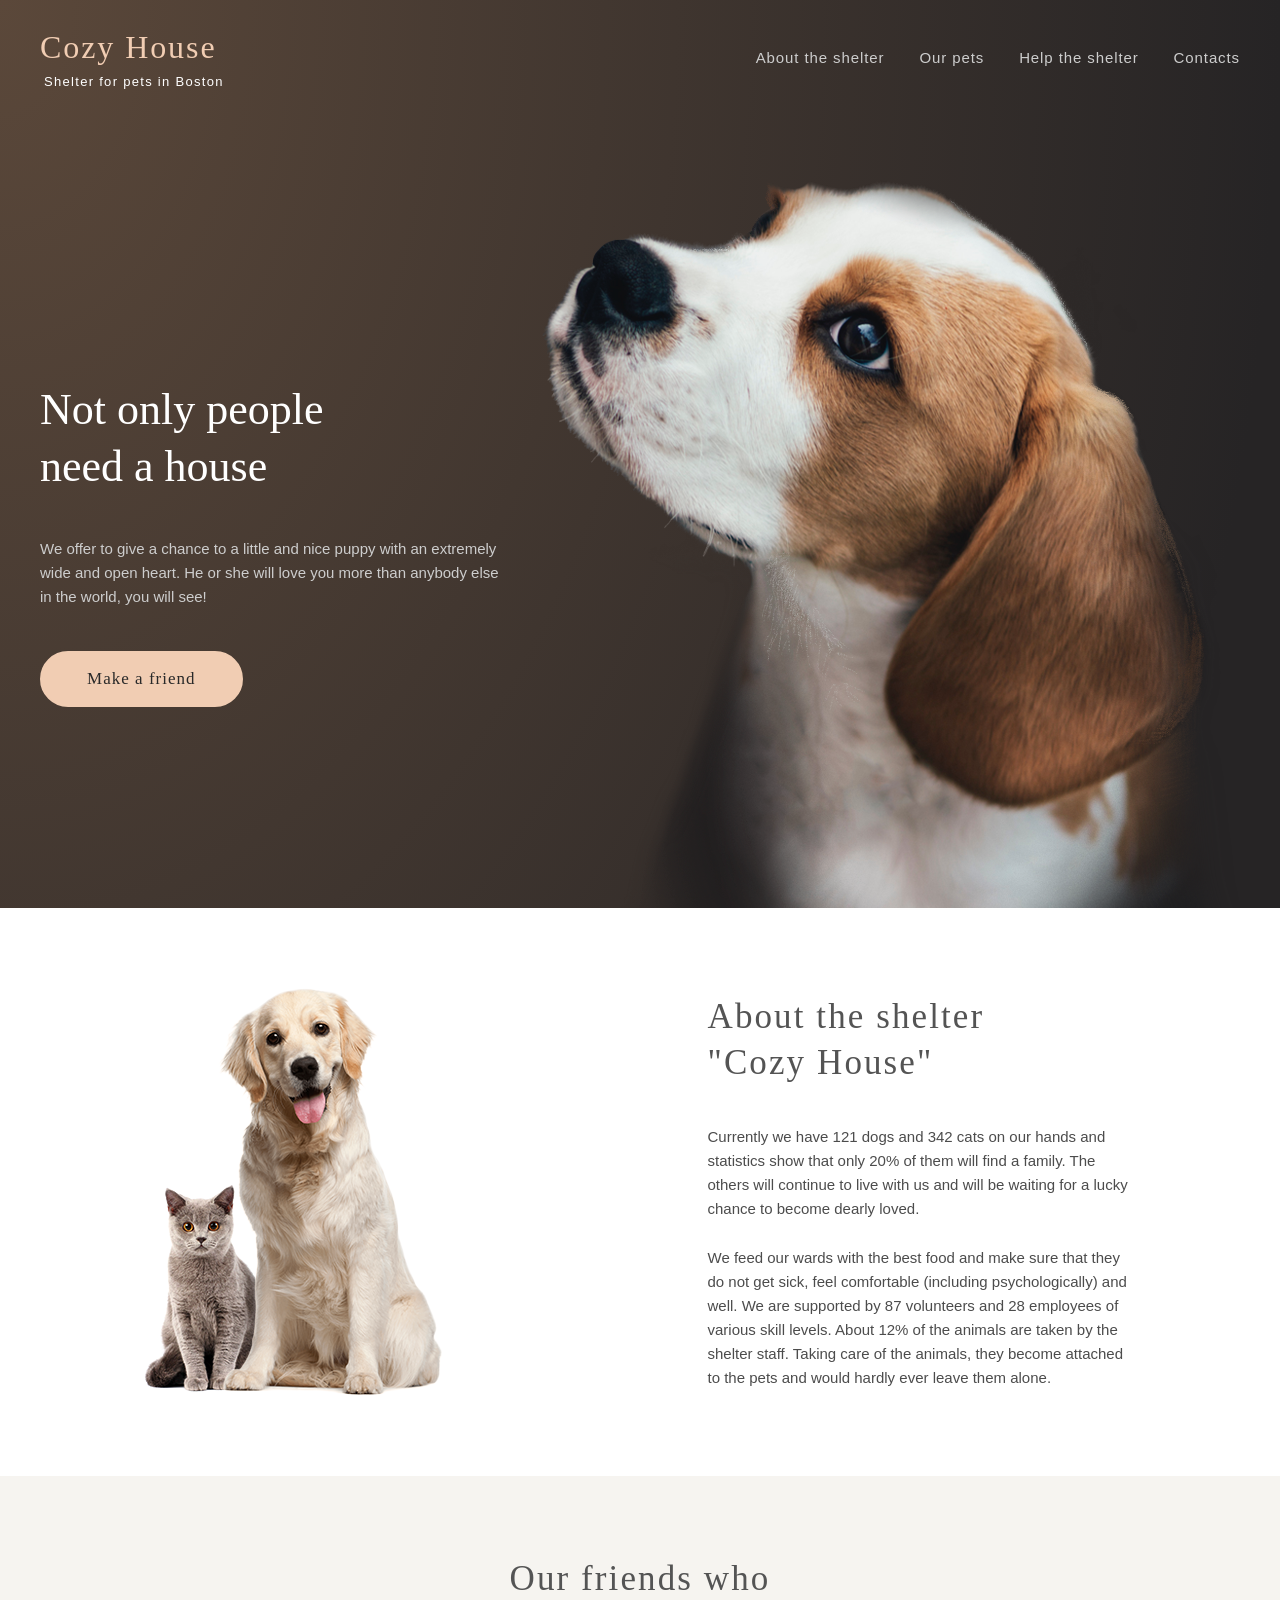
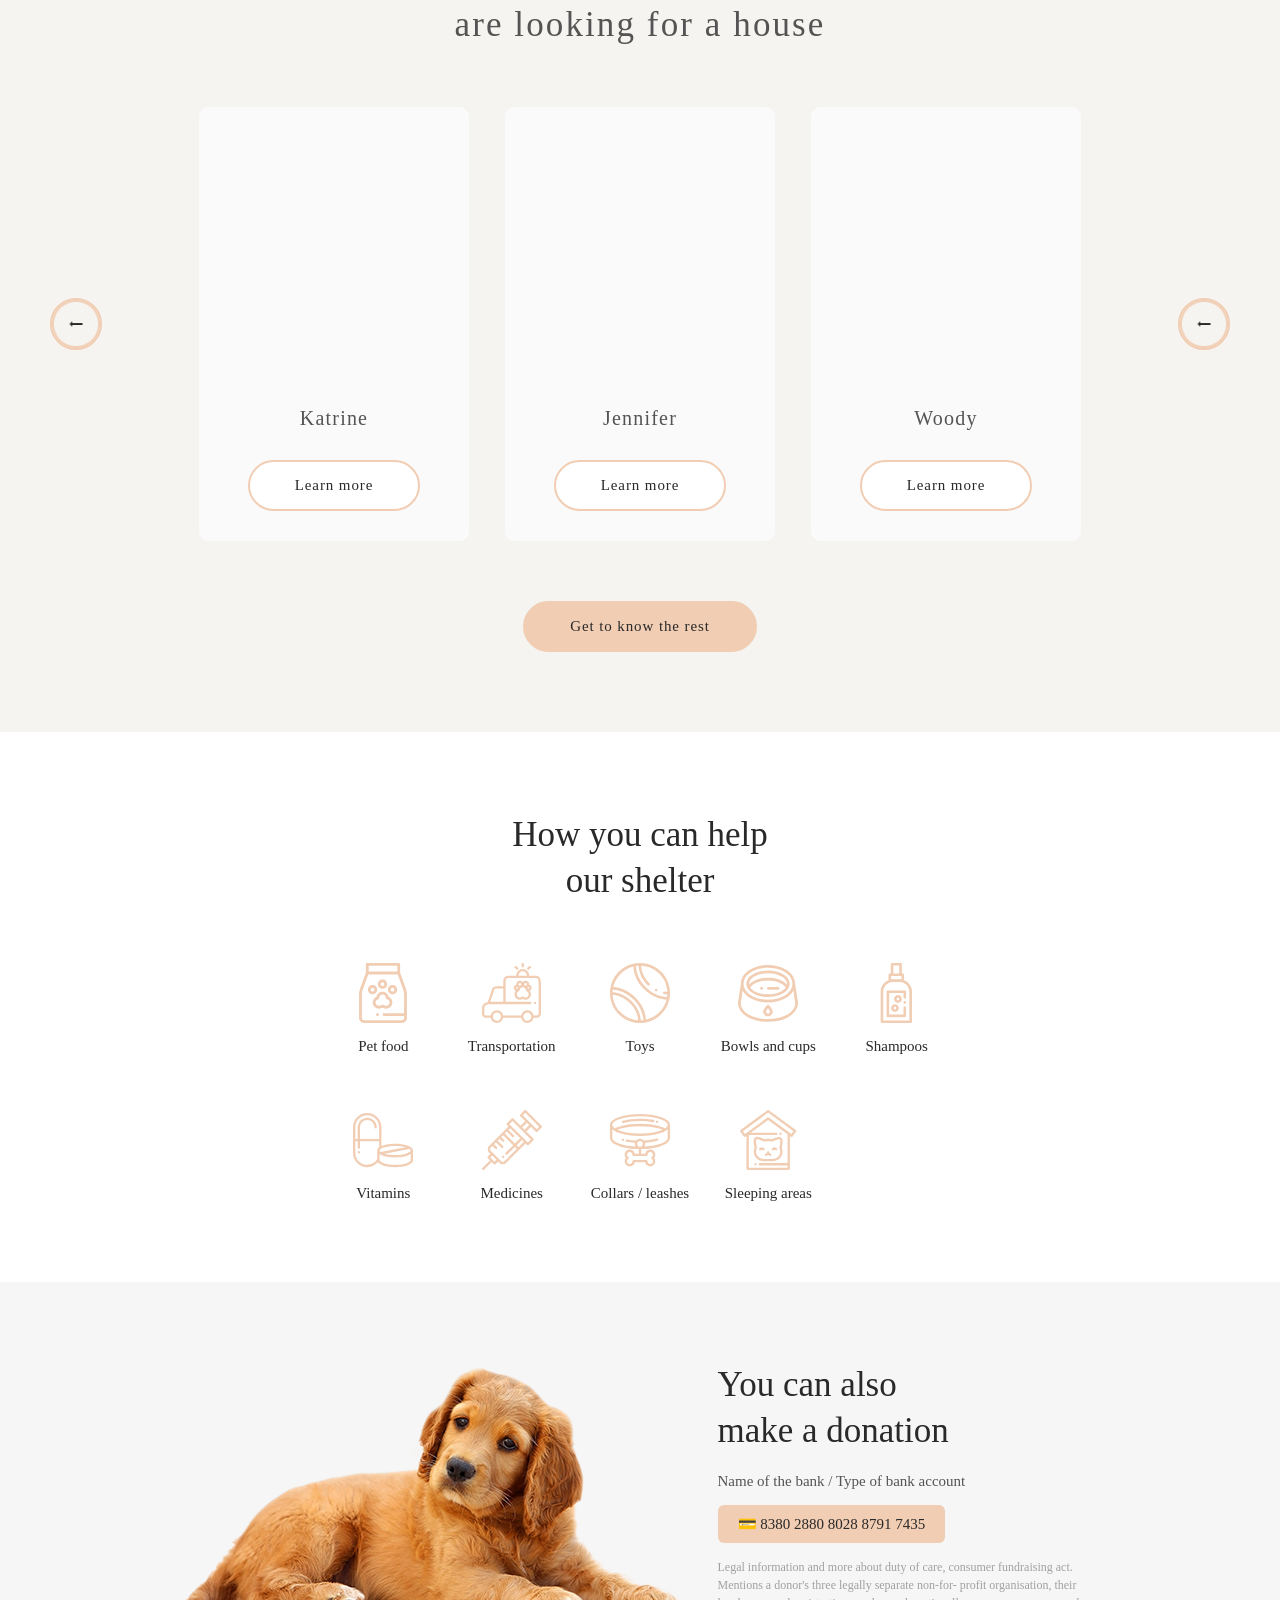
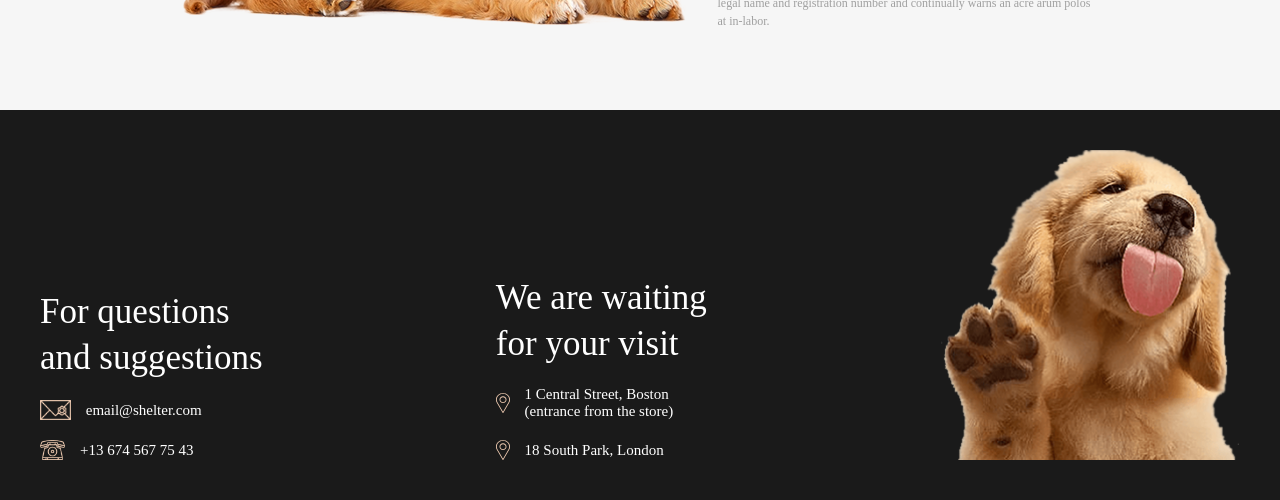
<file: index.html>
<!DOCTYPE html>
<html lang="en">
<head>
  <meta charset="UTF-8">
  <meta name="viewport" content="width=device-width, initial-scale=1.0">
  <title>Cozy House – Shelter for pets in Boston</title>
  <link rel="icon" href="assets/Logo.svg" type="image/svg+xml">
  <link rel="stylesheet" href="css/style.css">
  <link rel="stylesheet" href="css/main.css">
</head>
<body>

  <!-- HEADER + HERO jako jedna ciemna sekcja -->
  <div class="start-screen">

    <header class="header" id="top">
      <div class="header__inner">
        <a href="#" class="logo" aria-label="Cozy House home">
          <span class="logo__title">Cozy House</span>
          <span class="logo__subtitle">Shelter for pets in Boston</span>
        </a>
        <nav class="nav" aria-label="Main navigation">
          <button class="nav__close" aria-label="Close menu">×</button>
          <ul class="nav__list">
            <li class="nav__item">
              <a href="#" class="nav__link nav__link--active" aria-current="page">About the shelter</a>
            </li>
            <li class="nav__item">
              <a href="pets.html" class="nav__link">Our pets</a>
            </li>
            <li class="nav__item">
              <a href="#help" class="nav__link">Help the shelter</a>
            </li>
            <li class="nav__item">
              <a href="#contacts" class="nav__link">Contacts</a>
            </li>
          </ul>
        </nav>
        <button class="burger-btn" aria-label="Toggle menu">
          <span class="burger-btn__line"></span>
          <span class="burger-btn__line"></span>
          <span class="burger-btn__line"></span>
        </button>
      </div>
    </header>

    <!-- NOT ONLY (HERO) -->
    <section class="hero">
      <div class="hero__inner">
        <div class="hero__content">
          <h1 class="hero__title">Not only people<br>need a house</h1>
          <p class="hero__text">
            We offer to give a chance to a little and nice puppy with an extremely
            wide and open heart. He or she will love you more than anybody else
            in the world, you will see!
          </p>
          <a href="#our-friends" class="btn btn--primary">Make a friend</a>
        </div>
        <img
          src="assets/start-screen-puppy.png"
          alt="Dog"
          class="hero__img"
       >
      </div>
    </section>

  </div>

  <main>
    <!-- ABOUT -->
    <section class="about">
      <div class="about__inner">
        <img
          src="assets/about-pets.png"
          alt="Dog and cat together"
          class="about__img"
       >
        <div class="about__content">
          <h2 class="about__title">About the shelter<br>"Cozy House"</h2>
          <p class="about__text">
            Currently we have 121 dogs and 342 cats on our hands and statistics show
            that only 20% of them will find a family. The others will continue to live
            with us and will be waiting for a lucky chance to become dearly loved.
          </p>
          <p class="about__text">
            We feed our wards with the best food and make sure that they do not get
            sick, feel comfortable (including psychologically) and well. We are
            supported by 87 volunteers and 28 employees of various skill levels. About
            12% of the animals are taken by the shelter staff. Taking care of the
            animals, they become attached to the pets and would hardly ever leave them alone.
          </p>
        </div>
      </div>
    </section>

    <!-- OUR FRIENDS -->
    <section class="our-friends" id="our-friends">
      <div class="our-friends__inner">
        <h2 class="our-friends__title">Our friends who<br>are looking for a house</h2>
        <div class="our-friends__slider">
          <button class="slider-btn slider-btn--prev" aria-label="Previous">
            <img src="assets/button_arrow.png" alt="Arrow left">
          </button>
          <div class="our-friends__grid">
            <!-- Card 1 -->
            <article class="card" data-pet-id="katrine">
              <img src="assets/pets-katrine.png" alt="Katrine – British Shorthair cat" class="card__img">
              <div class="card__body">
                <h3 class="card__name">Katrine</h3>
                <p class="card__breed">Cat · British Shorthair</p>
                <button type="button" class="btn btn--outline" data-pet-id="katrine">Learn more</button>
              </div>
            </article>
            <!-- Card 2 -->
            <article class="card" data-pet-id="jennifer">
              <img src="assets/pets-jennifer.png" alt="Jennifer – Labrador dog" class="card__img">
              <div class="card__body">
                <h3 class="card__name">Jennifer</h3>
                <p class="card__breed">Dog · Labrador</p>
                <button type="button" class="btn btn--outline" data-pet-id="jennifer">Learn more</button>
              </div>
            </article>
            <!-- Card 3 -->
            <article class="card" data-pet-id="woody">
              <img src="assets/pets-woody.png" alt="Woody – Golden Retriever dog" class="card__img">
              <div class="card__body">
                <h3 class="card__name">Woody</h3>
                <p class="card__breed">Dog · Golden Retriever</p>
                <button type="button" class="btn btn--outline" data-pet-id="woody">Learn more</button>
              </div>
            </article>
          </div>
          <button class="slider-btn slider-btn--next" aria-label="Next">
            <img src="assets/button_arrow.png" alt="Arrow right">
          </button>
        </div>
        <a href="pets.html" class="btn btn--primary">Get to know the rest</a>
      </div>
    </section>

    <!-- HELP -->
    <section class="help" id="help">
      <div class="help__inner">
        <h2 class="help__title">How you can help<br>our shelter</h2>
        <div class="help__grid">
          <div class="help__item">
            <img src="assets/icon-pet-food.svg" alt="Pet food icon" class="help__icon">
            <span class="help__label">Pet food</span>
          </div>
          <div class="help__item">
            <img src="assets/icon-transportation.svg" alt="Transportation icon" class="help__icon">
            <span class="help__label">Transportation</span>
          </div>
          <div class="help__item">
            <img src="assets/icon-toys.svg" alt="Toys icon" class="help__icon">
            <span class="help__label">Toys</span>
          </div>
          <div class="help__item">
            <img src="assets/icon-bowls-and-cups.svg" alt="Bowls and cups icon" class="help__icon">
            <span class="help__label">Bowls and cups</span>
          </div>
          <div class="help__item">
            <img src="assets/icon-shampoos.svg" alt="Shampoos icon" class="help__icon">
            <span class="help__label">Shampoos</span>
          </div>
          <div class="help__item">
            <img src="assets/icon-vitamins.svg" alt="Vitamins icon" class="help__icon">
            <span class="help__label">Vitamins</span>
          </div>
          <div class="help__item">
            <img src="assets/icon-medicines.svg" alt="Medicines icon" class="help__icon">
            <span class="help__label">Medicines</span>
          </div>
          <div class="help__item">
            <img src="assets/icon-collars-leashes.svg" alt="Collars and leashes icon" class="help__icon">
            <span class="help__label">Collars / leashes</span>
          </div>
          <div class="help__item">
            <img src="assets/sleeping-area.svg" alt="Sleeping areas icon" class="help__icon">
            <span class="help__label">Sleeping areas</span>
          </div>
        </div>
      </div>
    </section>

    <!-- IN ADDITION -->
    <section class="in-addition">
      <div class="in-addition__inner">
        <img
          src="assets/donation-dog.png"
          alt="Golden Retriever dog lying down"
          class="in-addition__img"
       >
        <div class="in-addition__content">
          <h2 class="in-addition__title">You can also<br>make a donation</h2>
          <p class="in-addition__subtitle">Name of the bank / Type of bank account</p>
          <a href="#" class="in-addition__card-link" aria-label="Bank card number">
            💳 8380 2880 8028 8791 7435
          </a>
          <p class="in-addition__legal">
            Legal information and more about duty of care, consumer
            fundraising act. Mentions a donor's three legally separate non-for-
            profit organisation, their legal name and registration number and
            continually warns an acre arum polos at in-labor.
          </p>
        </div>
      </div>
    </section>

  </main>

  <!-- FOOTER -->
  <footer class="footer" id="contacts">
    <div class="footer__inner">
      <div class="footer__col">
        <h2 class="footer__heading">For questions<br>and suggestions</h2>
        <a href="mailto:email@shelter.com" class="footer__contact">
          <img src="assets/mail.png" alt="Email icon">
          email@shelter.com
        </a>
        <a href="tel:+136745677543" class="footer__contact">
          <img src="assets/phone.png" alt="Phone icon">
          +13 674 567 75 43
        </a>
      </div>
      <div class="footer__col">
        <h2 class="footer__heading">We are waiting<br>for your visit</h2>
        <a
          href="https://maps.google.com/?q=1+Central+Street+Boston"
          target="_blank"
          rel="noopener noreferrer"
          class="footer__contact"
        >
          <img src="assets/pin.svg" alt="Location icon">
          1 Central Street, Boston<br>(entrance from the store)
        </a>
        <a
          href="https://maps.google.com/?q=18+South+Park+London"
          target="_blank"
          rel="noopener noreferrer"
          class="footer__contact"
        >
          <img src="assets/pin.svg" alt="Location icon">
          18 South Park, London
        </a>
      </div>
      <img
        src="assets/footer-puppy.png"
        alt="Happy dog"
        class="footer__img"
     >
    </div>
  </footer>

  <script type="module" src="js/index.js"></script>
</body>
</html>
</file>
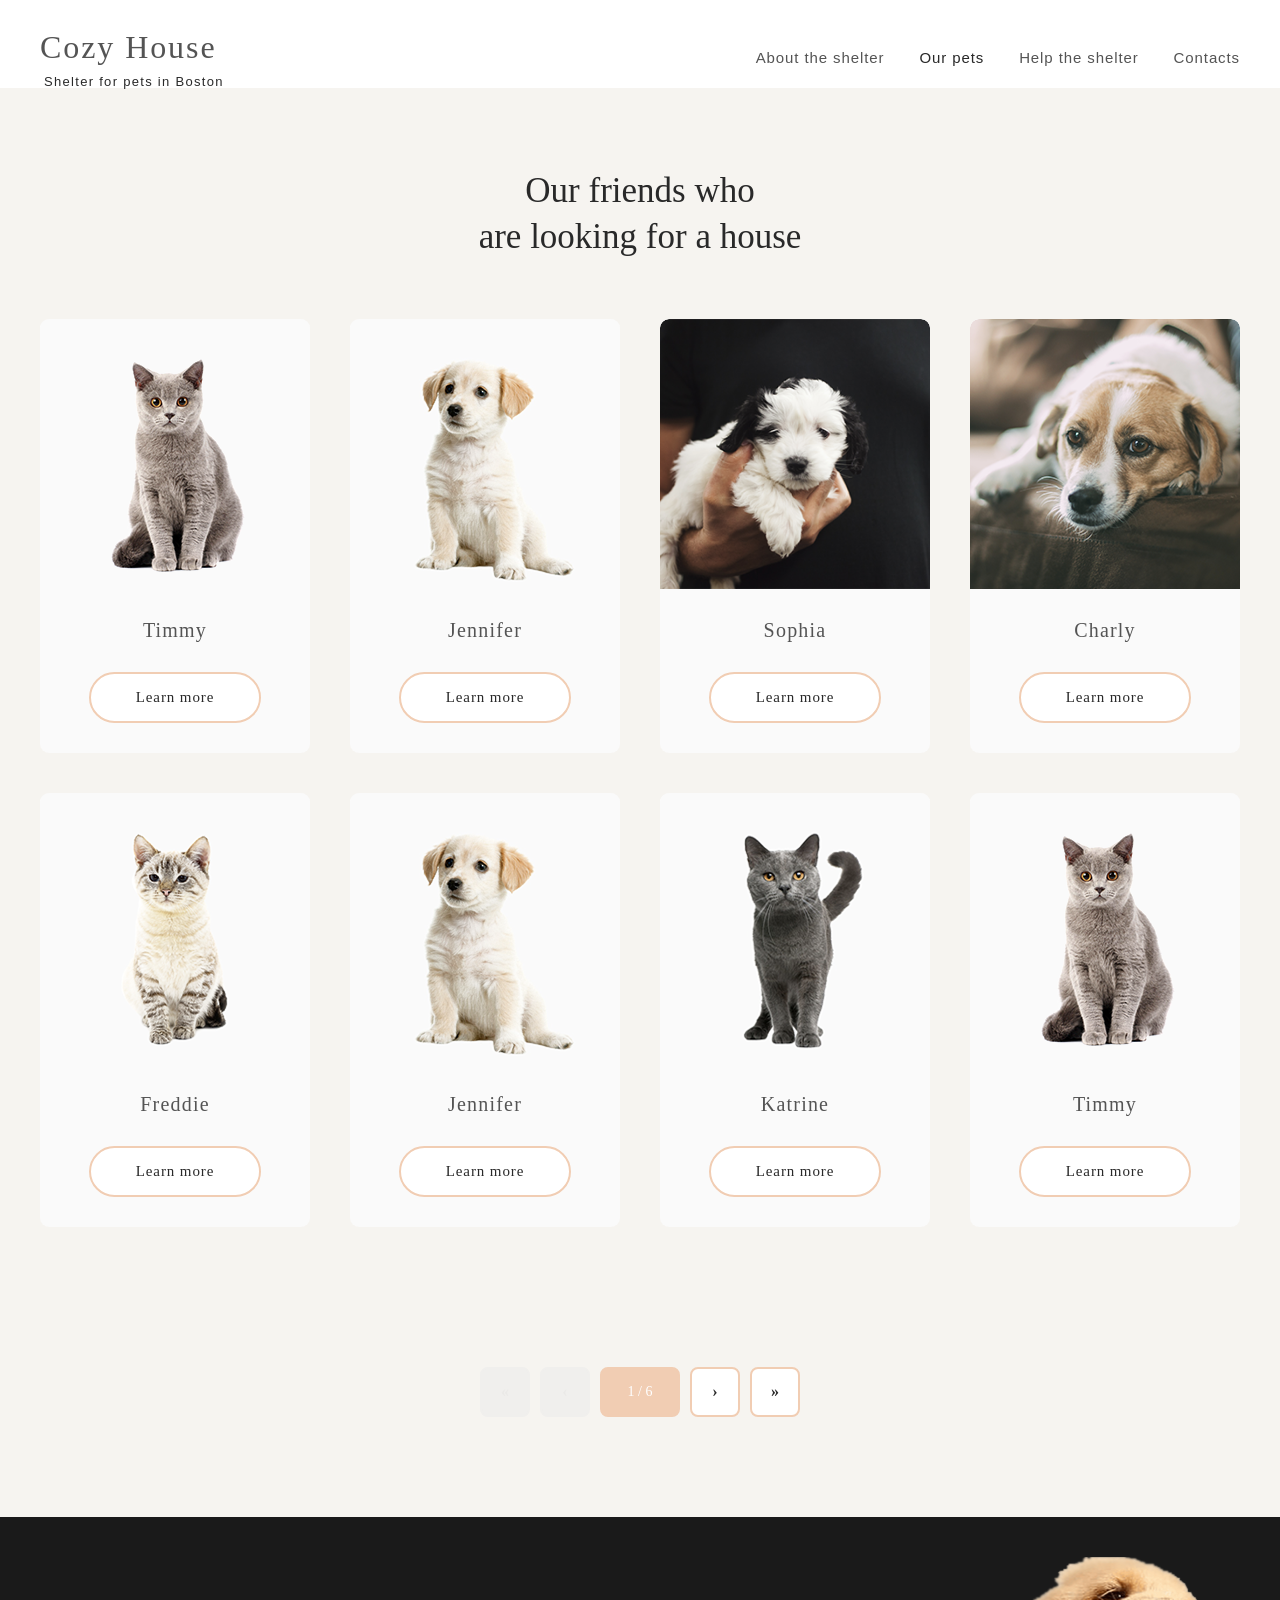
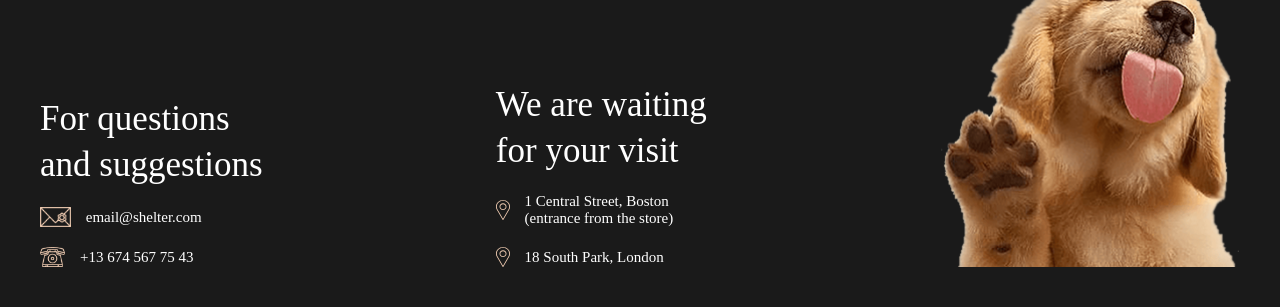
<file: pets.html>
<!DOCTYPE html>
<html lang="en">
<head>
  <meta charset="UTF-8">
  <meta name="viewport" content="width=device-width, initial-scale=1.0">
  <title>Our Pets – Cozy House Shelter</title>
  <link rel="icon" href="assets/Logo.svg" type="image/svg+xml">
  <link rel="stylesheet" href="css/style.css">
  <link rel="stylesheet" href="css/main.css">
  <link rel="stylesheet" href="css/pets.css">
</head>
<body>

    <header class="header pets-header" id="top">
      <div class="header__inner">
        <a href="index.html" class="logo" aria-label="Cozy House home">
          <span class="logo__title">Cozy House</span>
          <span class="logo__subtitle">Shelter for pets in Boston</span>
        </a>
        <nav class="nav" aria-label="Main navigation">
          <button class="nav__close" aria-label="Close menu">×</button>
          <ul class="nav__list">
            <li class="nav__item">
              <a href="index.html" class="nav__link">About the shelter</a>
            </li>
            <li class="nav__item">
              <a href="#" class="nav__link nav__link--active" aria-current="page">Our pets</a>
            </li>
            <li class="nav__item">
              <a href="index.html#help" class="nav__link">Help the shelter</a>
            </li>
            <li class="nav__item">
              <a href="#contacts" class="nav__link">Contacts</a>
            </li>
          </ul>
        </nav>
        <button class="burger-btn" aria-label="Toggle menu">
          <span class="burger-btn__line"></span>
          <span class="burger-btn__line"></span>
          <span class="burger-btn__line"></span>
        </button>
      </div>
    </header>

  <main>
    <section class="pets-friends" id="our-friends">
      <div class="pets-friends__inner">
        <h1 class="pets-friends__title">Our friends who<br>are looking for a house</h1>

        <div class="pets-friends__grid">
          <article class="card" data-pet-id="katrine">
            <img src="assets/pets-katrine.png" alt="Katrine – British Shorthair cat" class="card__img">
            <div class="card__body">
              <h2 class="card__name">Katrine</h2>
              <p class="card__breed">Cat · British Shorthair</p>
              <button type="button" class="btn btn--outline" data-pet-id="katrine">Learn more</button>
            </div>
          </article>
          <article class="card" data-pet-id="jennifer">
            <img src="assets/pets-jennifer.png" alt="Jennifer – Labrador dog" class="card__img">
            <div class="card__body">
              <h2 class="card__name">Jennifer</h2>
              <p class="card__breed">Dog · Labrador</p>
              <button type="button" class="btn btn--outline" data-pet-id="jennifer">Learn more</button>
            </div>
          </article>
          <article class="card" data-pet-id="woody">
            <img src="assets/pets-woody.png" alt="Woody – Golden Retriever dog" class="card__img">
            <div class="card__body">
              <h2 class="card__name">Woody</h2>
              <p class="card__breed">Dog · Golden Retriever</p>
              <button type="button" class="btn btn--outline" data-pet-id="woody">Learn more</button>
            </div>
          </article>
          <article class="card" data-pet-id="sophia">
            <img src="assets/pets-sophia.png" alt="Sophia – Shih Tzu dog" class="card__img">
            <div class="card__body">
              <h2 class="card__name">Sophia</h2>
              <p class="card__breed">Dog · Shih Tzu</p>
              <button type="button" class="btn btn--outline" data-pet-id="sophia">Learn more</button>
            </div>
          </article>
          <article class="card" data-pet-id="timmy">
            <img src="assets/pets-timmy.png" alt="Timmy – British Shorthair cat" class="card__img">
            <div class="card__body">
              <h2 class="card__name">Timmy</h2>
              <p class="card__breed">Cat · British Shorthair</p>
              <button type="button" class="btn btn--outline" data-pet-id="timmy">Learn more</button>
            </div>
          </article>
          <article class="card" data-pet-id="charly">
            <img src="assets/pets-charly.png" alt="Charly – Jack Russell Terrier dog" class="card__img">
            <div class="card__body">
              <h2 class="card__name">Charly</h2>
              <p class="card__breed">Dog · Jack Russell Terrier</p>
              <button type="button" class="btn btn--outline" data-pet-id="charly">Learn more</button>
            </div>
          </article>
          <article class="card" data-pet-id="scarlett">
            <img src="assets/pets-scarlet.png" alt="Scarlett – Jack Russell Terrier dog" class="card__img">
            <div class="card__body">
              <h2 class="card__name">Scarlett</h2>
              <p class="card__breed">Dog · Jack Russell Terrier</p>
              <button type="button" class="btn btn--outline" data-pet-id="scarlett">Learn more</button>
            </div>
          </article>
          <article class="card" data-pet-id="freddie">
            <img src="assets/pets-freddie.png" alt="Freddie – British Shorthair cat" class="card__img">
            <div class="card__body">
              <h2 class="card__name">Freddie</h2>
              <p class="card__breed">Cat · British Shorthair</p>
              <button type="button" class="btn btn--outline" data-pet-id="freddie">Learn more</button>
            </div>
          </article>
        </div>

        <!-- PAGINATION -->
        <nav class="pagination" aria-label="Pagination">
          <button class="pagination__btn pagination__btn--first" aria-label="First page">
            <span class="pagination__arrow">&laquo;</span>
          </button>
          <button class="pagination__btn pagination__btn--prev" aria-label="Previous page">
            <span class="pagination__arrow">&lsaquo;</span>
          </button>
          <span class="pagination__btn pagination__current" aria-current="page">1 / 6</span>
          <button class="pagination__btn pagination__btn--next" aria-label="Next page">
            <span class="pagination__arrow">&rsaquo;</span>
          </button>
          <button class="pagination__btn pagination__btn--last" aria-label="Last page">
            <span class="pagination__arrow">&raquo;</span>
          </button>
        </nav>

      </div>
    </section>
  </main>

  <!-- FOOTER -->
  <footer class="footer pets-footer" id="contacts">
    <div class="footer__inner">
      <div class="footer__col">
        <h2 class="footer__heading">For questions<br>and suggestions</h2>
        <a href="mailto:email@shelter.com" class="footer__contact">
          <img src="assets/mail.png" alt="Email icon">
          email@shelter.com
        </a>
        <a href="tel:+136745677543" class="footer__contact">
          <img src="assets/phone.png" alt="Phone icon">
          +13 674 567 75 43
        </a>
      </div>
      <div class="footer__col">
        <h2 class="footer__heading">We are waiting<br>for your visit</h2>
        <a
          href="https://maps.google.com/?q=1+Central+Street+Boston"
          target="_blank"
          rel="noopener noreferrer"
          class="footer__contact"
        >
          <img src="assets/pin.svg" alt="Location icon">
          1 Central Street, Boston<br>(entrance from the store)
        </a>
        <a
          href="https://maps.google.com/?q=18+South+Park+London"
          target="_blank"
          rel="noopener noreferrer"
          class="footer__contact"
        >
          <img src="assets/pin.svg" alt="Location icon">
          18 South Park, London
        </a>
      </div>
      <img
        src="assets/footer-puppy.png"
        alt="Happy dog"
        class="footer__img"
     >
    </div>
  </footer>

  <script type="module" src="js/index.js"></script>
</body>
</html>
</file>
<file: css/style.css>
/* ===== RESET & BASE ===== */
*, *::before, *::after {
  box-sizing: border-box;
  margin: 0;
  padding: 0;
}

html, body {
  overflow-x: hidden;
  width: 100%;
}

html {
  scroll-behavior: smooth;
}

body {
  font-family: 'Georgia', serif;
  font-size: 15px;
  color: #292929;
  background-color: white;
  margin: 0;
  padding: 0;
}

a {
  text-decoration: none;
  color: inherit;
}

img {
  display: block;
  max-width: 100%;
}

/* ===== CONTAINER ===== */
.container {
  max-width: 1280px;
  margin: 0 auto;
  padding: 0 40px;
  width: 100%;
}

/* ===== LOGO ===== */
.logo {
  display: flex;
  flex-direction: column;
  line-height: 1;
}

.logo__title {
  font-size: 32px;
  font-weight: 400;
  letter-spacing: 0.06em;
  color: #fff;
}

.logo__subtitle {
  font-size: 13px;
  font-weight: 400;
  color: #fff;
  letter-spacing: 0.06em;
  margin-top: 4px;
}

/* ===== NAV ===== */
.nav {
  display: flex;
  align-items: center;
}

.nav__close {
  display: none;
}

.nav__list {
  display: flex;
  gap: 35px;
  list-style: none;
}

.nav__link {
  font-size: 15px;
  color: #fff;
  letter-spacing: 0.06em;
  padding-bottom: 4px;
  border-bottom: 2px solid transparent;
  transition: border-color 0.3s, color 0.3s;
}

.nav__link:hover {
  border-bottom-color: #fff;
}

.nav__link:active {
  color: #cdaa90;
  border-bottom-color: #cdaa90;
}

.nav__link--active {
  border-bottom-color: #fff;
  pointer-events: none;
}

/* ===== BUTTONS ===== */
.btn {
  display: inline-block;
  padding: 15px 45px;
  border-radius: 100px;
  font-family: 'Georgia', serif;
  font-size: 15px;
  letter-spacing: 0.06em;
  cursor: pointer;
  border: 2px solid transparent;
  transition: background-color 0.3s, color 0.3s, border-color 0.3s;
}

.btn--primary {
  background-color: #f1cdb3;
  color: #292929;
  border-color: #f1cdb3;
}

.btn--primary:hover {
  background-color: #fddcc4;
  border-color: #fddcc4;
}

.btn--primary:active {
  background-color: #cdaa90;
  border-color: #cdaa90;
}

.btn--secondary {
  background-color: transparent;
  color: #fff;
  border-color: #fff;
}

.btn--secondary:hover {
  background-color: rgba(255,255,255,0.1);
  border-color: #fff;
}

.btn--secondary:active {
  background-color: rgba(255,255,255,0.2);
  border-color: #fff;
}

.btn--outline {
  background-color: transparent;
  color: #292929;
  border-color: #292929;
}

.btn--outline:hover {
  background-color: #f1cdb3;
  border-color: #f1cdb3;
}

.btn--outline:active {
  background-color: #cdaa90;
  border-color: #cdaa90;
}

/* ===== HEADER ===== */
.start-screen {
  position: relative;
  width: 100%;
  margin: 0;
  padding: 0;
  height: auto;
  transition: height 0.3s ease;
  background: radial-gradient(100% 215.42% at 0% 0%, #5B483A 0%, #262425 100%), #211F20;
}

.header {
  background-color: transparent;
  position: absolute;
  width: 100%;
  top: 0;
  left: 0;
  z-index: 20;
  padding: 0;
}

.header__inner {
  width: 1200px;
  margin: 0 auto;
  padding-top: 30px;
  display: flex;
  justify-content: space-between;
  align-items: flex-start;
}

.logo {
  position: relative;
  display: flex;
  flex-direction: column;
  justify-content: flex-start;
}

.logo__title {
  position: relative;
  margin: 0;
  font-size: 32px;
  font-family: Georgia;
  font-weight: 400;
  line-height: 35.2px;
  letter-spacing: 1.92px;
  color: #F1CDB3;
}

.logo__subtitle {
  position: relative;
  margin-top: 10px;
  margin-left: 4px;
  font-size: 13px;
  font-family: Arial;
  font-weight: 400;
  letter-spacing: 1.3px;
  color: white;
}

.nav__list {
  margin: 0;
  padding: 0;
  list-style: none;
  display: flex;
  gap: 35px;
  align-items: flex-start;
  margin-top: 16px;
}

.nav__item {
  position: relative;
}

.nav__link--active {
  color: #FAFAFA;
  border-bottom: 3px solid #F1CDB3;
  padding-bottom: 0;
}

.nav__link {
  font-size: 15px;
  font-family: Arial;
  font-weight: 400;
  line-height: 24px;
  color: #CDCDCD;
  padding-bottom: 0;
  border-bottom: none;
}

/* Burger button styles */
.burger-btn {
  display: none;
  flex-direction: column;
  justify-content: space-between;
  width: 30px;
  height: 24px;
  background: transparent;
  border: none;
  cursor: pointer;
  padding: 0;
}

.burger-btn__line {
  width: 100%;
  height: 2px;
  background-color: #F1CDB3;
  display: block;
}


/* ===== PET CARD ===== */
.card {
  background-color: #FAFAFA;
  border-radius: 9px;
  overflow: hidden;
  display: flex;
  flex-direction: column;
  align-items: center;
  cursor: pointer;
  transition: box-shadow 0.3s, transform 0.3s;
  position: relative;
}

.card:hover {
  box-shadow: 6px 10px 30px rgba(0,0,0,0.15);
  transform: translateY(-2px);
}

.card__img {
  width: 270px;
  height: 270px;
  object-fit: cover;
  border-top-left-radius: 9px;
  border-top-right-radius: 9px;
}

.card__body {
  text-align: center;
  display: flex;
  flex-direction: column;
  align-items: center;
  padding: 30px 0;
  gap: 30px;
}

.card__name {
  font-size: 20px;
  font-weight: 400;
  font-family: Georgia;
  letter-spacing: 1.2px;
  color: #545454;
  margin: 0;
}

.card__breed {
  display: none;
}

.card__body .btn--outline {
  background-color: #fff;
  border: 2px solid #F1CDB3;
}

/* ===== FOOTER ===== */
.footer {
  width: 100%;
  background-color: #1a1a1a;
}

.footer__inner {
  display: flex;
  justify-content: space-between;
  align-items: flex-end;
  padding-top: 40px;
  padding-bottom: 40px;
  gap: 40px;
  width: 1200px;
  margin: 0 auto;
}

.footer__col {
  display: flex;
  flex-direction: column;
  gap: 20px;
}

.footer__heading {
  font-size: 35px;
  font-weight: 400;
  color: #fff;
  line-height: 1.3;
}

.footer__contact {
  display: flex;
  align-items: center;
  gap: 15px;
  color: #fff;
  font-size: 15px;
  transition: color 0.3s;
}

.footer__contact:hover {
  color: #f1cdb3;
}

.footer__contact img {
  width: auto;
  height: 20px;
  flex-shrink: 0;
}

.footer__img {
  width: 300px;
  object-fit: contain;
  align-self: flex-end;
}

/* ===== MEDIA QUERIES ===== */
@media (max-width: 1279px) {
  /* Tablet styles 768px */
  .header__inner {
    width: 708px;
  }

  .footer__inner {
    width: 708px;
    flex-wrap: wrap;
    justify-content: space-between;
    align-items: flex-start;
    row-gap: 60px;
  }

  .footer__col {
    width: 278px;
  }

  .footer__img {
    align-self: center;
    margin: 0 auto;
  }
}

@media (max-width: 767px) {
  /* Mobile styles 320px */
  .header__inner {
    width: 300px;
  }

  /* Hide navigation, show burger button */
  .nav {
    display: none;
  }

  .burger-btn {
    display: flex;
  }

  .footer__inner {
    width: 300px;
    flex-direction: column;
    align-items: center;
    gap: 40px;
  }

  .footer__col {
    width: 100%;
    align-items: center;
    text-align: center;
  }

  .footer__heading {
    font-size: 25px;
    line-height: 32.5px;
    letter-spacing: 1.5px;
  }

  .footer__img {
    align-self: center;
  }
}
</file>
<file: css/main.css>
/* ===== HERO (Not only) ===== */
.hero {
  width: 1200px;
  margin: 0 auto;
  display: flex;
  justify-content: space-between;
  align-items: center;
  padding-top: 180px;
}

.hero__inner {
  width: 100%;
  display: flex;
  justify-content: space-between;
  align-items: center;
}

.hero__content {
  width: 460px;
}

.hero__title {
  font-family: Georgia;
  font-style: normal;
  font-weight: 400;
  font-size: 44px;
  line-height: 57.2px;
  display: flex;
  align-items: center;
  color: #FFFFFF;
  margin: 0 0 42px 0;
}

.hero__text {
  font-family: Arial;
  font-style: normal;
  font-weight: 400;
  font-size: 15px;
  line-height: 24px;
  display: flex;
  align-items: center;
  color: #CDCDCD;
  margin: 0 0 42px 0;
}

.hero__content .btn--primary {
  padding: 15px 45px;
  display: inline-flex;
  /* flex-direction: column; */
  align-items: center;
  gap: 10px;
  font-size: 17px;
  line-height: 22.1px;
  letter-spacing: 1.02px;
}

.hero__img {
  width: 698px;
  flex-shrink: 0;
  object-fit: contain;
  display: block;
}

main {
  display: block;
}

/* ===== ABOUT ===== */
.about {
  width: 100%;
  background-color: #fff;
  padding: 80px 0;
  transition: padding 0.3s ease;
}

.about__inner {
  width: 1200px;
  margin: 0 auto;
  display: flex;
  justify-content: space-around;
  align-items: center;
  gap: 60px;
}

.about__img {
  width: 300px;
  object-fit: cover;
}

.about__content {
  width: 430px;
}

.about__title {
  font-family: Georgia;
  font-style: normal;
  font-weight: 400;
  font-size: 35px;
  line-height: 45.5px;
  letter-spacing: 2.1px;
  color: #545454;
  margin: 0 0 40px 0;
}

.about__text {
  font-family: Arial;
  font-style: normal;
  font-weight: 400;
  font-size: 15px;
  line-height: 24px;
  color: #4C4C4C;
  margin: 0 0 25px 0;
}

.about__text:nth-of-type(2) {
  margin-bottom: 0;
}

/* ===== OUR FRIENDS ===== */
.our-friends {
  width: 100%;
  background-color: #f6f4f0;
  padding: 80px 0;
  transition: padding 0.3s ease;
}

.our-friends__inner {
  width: 1200px;
  margin: 0 auto;
  display: flex;
  flex-direction: column;
  align-items: center;
  gap: 60px;
}

.our-friends__title {
  font-family: Georgia;
  font-style: normal;
  font-weight: 400;
  font-size: 35px;
  line-height: 45.5px;
  letter-spacing: 2.1px;
  text-align: center;
  color: #545454;
  margin: 0;
}

.our-friends__slider {
  width: 100%;
  display: flex;
  align-items: center;
  justify-content: space-between;
  gap: 24px;
  padding: 0 10px;
}

.slider-btn {
  width: 52px;
  height: 52px;
  border-radius: 50%;
  border: 2px solid #f1cdb3;
  background-color: transparent;
  display: flex;
  align-items: center;
  justify-content: center;
  cursor: pointer;
  transition: background-color 0.3s;
  flex-shrink: 0;
}

.slider-btn:hover {
  background-color: #f1cdb3;
}

.our-friends__grid {
  display: flex;
  justify-content: center;
  align-items: center;
  gap: 36px;
  flex: 1;
  min-width: 0;
}

.our-friends__grid .card {
  width: 270px;
  flex-shrink: 0;
}

@media (max-width: 1279px) {
  .our-friends__slider {
    gap: 20px;
  }

  .our-friends__grid {
    gap: 28px;
  }
}

@media (max-width: 767px) {
  .our-friends__slider {
    justify-content: center;
    gap: 16px;
  }

  .slider-btn {
    width: 44px;
    height: 44px;
  }

  .our-friends__grid {
    gap: 18px;
  }

  .our-friends__grid .card {
    width: 220px;
  }
}

/* ===== HELP ===== */
.help {
  width: 100%;
  background-color: #fff;
  transition: padding 0.3s ease;
}

.help__inner {
  padding-top: 80px;
  padding-bottom: 80px;
  display: flex;
  flex-direction: column;
  align-items: center;
  width: 1200px;
  margin: 0 auto;
}

.help__title {
  font-size: 35px;
  font-weight: 400;
  color: #292929;
  text-align: center;
  margin-bottom: 60px;
  line-height: 1.3;
}

.help__grid {
  display: grid;
  grid-template-columns: repeat(5, 1fr);
  gap: 55px 30px;
}

.help__item {
  display: flex;
  flex-direction: column;
  align-items: center;
  gap: 15px;
}

.help__icon {
  width: 60px;
  height: 60px;
  object-fit: contain;
}

.help__label {
  font-size: 15px;
  color: #292929;
  text-align: center;
}

/* ===== IN ADDITION ===== */
.in-addition {
  width: 100%;
  background-color: #f6f6f6;
  transition: padding 0.3s ease;
}

.in-addition__inner {
  display: flex;
  align-items: center;
  justify-content: flex-start;
  gap: 30px;
  padding-top: 80px;
  padding-bottom: 80px;
  width: 915px;
  margin: 0 auto;
}

.in-addition__img {
  width: 505px;
  max-width: 505px;
  height: auto;
  object-fit: contain;
  border-radius: 9px;
  flex-shrink: 0;
}

.in-addition__content {
  width: 380px;
  flex: 0 0 380px;
}

.in-addition__title {
  font-size: 35px;
  font-weight: 400;
  color: #292929;
  line-height: 1.3;
  margin-bottom: 20px;
}

.in-addition__subtitle {
  font-size: 15px;
  color: #545454;
  margin-bottom: 15px;
}

.in-addition__card-link {
  display: inline-flex;
  align-items: center;
  gap: 10px;
  background-color: #f1cdb3;
  border-radius: 6px;
  padding: 10px 20px;
  font-size: 15px;
  color: #292929;
}

.in-addition__legal {
  font-size: 12px;
  color: #a0a0a0;
  margin-top: 15px;
  line-height: 1.5;
  max-width: 420px;
}

/* ===== MEDIA QUERIES (MAIN) ===== */
@media (max-width: 1279px) {
  /* Tablet 768px styles */
  .hero {
    width: 708px;
    flex-direction: column;
    align-items: flex-end;
    padding-top: 150px;
  }

  .hero__inner {
    flex-direction: column;
    align-items: flex-start;
    gap: 100px;
  }

  .about__inner {
    width: 708px;
    flex-direction: column-reverse;
  }

  .our-friends__inner {
    width: 708px;
  }

  .our-friends__grid {
    gap: 40px;
  }

  .help__inner {
    width: 708px;
  }

  .help__grid {
    grid-template-columns: repeat(3, 1fr);
  }

  .in-addition__inner {
    width: calc(708px + (100vw - 768px) * 207 / 512);
    gap: calc(28px + (100vw - 768px) * 2 / 512);
  }

  .in-addition__img {
    width: calc(300px + (100vw - 768px) * 205 / 512);
  }
}

@media (max-width: 767px) {
  /* Mobile 320px styles */
  .hero {
    width: 300px;
    padding-top: 150px;
  }

  .hero__content {
    width: 100%;
    text-align: center;
    display: flex;
    flex-direction: column;
    align-items: center;
  }

  .hero__title {
    font-size: 25px;
    line-height: 32.5px;
    letter-spacing: 1.5px;
  }

  .hero__img {
    width: 260px;
  }

  .about {
    padding: 42px 0;
  }

  .about__inner {
    width: 300px;
  }

  .about__title {
    font-size: 25px;
    line-height: 32.5px;
    letter-spacing: 1.5px;
    text-align: center;
  }

  .about__text {
    text-align: justify;
  }

  .about__img {
    width: 260px;
  }

  .our-friends {
    padding: 42px 0;
  }

  .our-friends__inner {
    width: 300px;
  }

  .our-friends__title {
    font-size: 25px;
    line-height: 32.5px;
    letter-spacing: 1.5px;
  }

  .our-friends__grid {
    display: flex;
    justify-content: center;
  }

  .help {
    padding: 42px 0;
  }

  .help__inner {
    width: 300px;
  }

  .help__title {
    font-size: 25px;
    line-height: 32.5px;
    letter-spacing: 1.5px;
  }

  .help__grid {
    grid-template-columns: repeat(2, 1fr);
  }

  .in-addition {
    padding: 42px 0;
  }

  .in-addition__inner {
    width: 300px;
    flex-direction: column-reverse;
    justify-content: flex-start;
    gap: 30px;
  }

  .in-addition__title {
    font-size: 25px;
    line-height: 32.5px;
    letter-spacing: 1.5px;
    text-align: center;
  }

  .in-addition__content {
    display: flex;
    flex-direction: column;
    align-items: center;
    width: 100%;
    max-width: 100%;
  }

  .in-addition__subtitle {
    text-align: center;
    letter-spacing: 0.9px;
  }

  .in-addition__img {
    width: calc(260px + (100vw - 320px) * 40 / 448);
  }

  .in-addition__legal {
    text-align: justify;
  }
}

/* ===== BURGER MENU & MOBILE NAV ===== */
.nav-overlay {
  display: none;
  position: fixed;
  top: 0;
  left: 0;
  right: 0;
  bottom: 0;
  background-color: rgba(0, 0, 0, 0.85);
  z-index: 99;
  opacity: 0;
  transition: opacity 0.3s ease-in-out;
}

.nav-overlay--visible {
  display: block;
  opacity: 1;
}
.burger-btn {
  display: none;
  flex-direction: column;
  justify-content: center;
  align-items: center;
  width: 30px;
  height: 30px;
  background: none;
  border: none;
  cursor: pointer;
  padding: 0;
  z-index: 101;
  transition: transform 0.3s ease-in-out;
}

.burger-btn__line {
  display: block;
  width: 100%;
  height: 2px;
  background-color: #292929;
  margin: 4px 0;
  transition: background-color 0.3s ease-in-out;
}

.header:not(.pets-header) .burger-btn__line {
  background-color: #F1CDB3;
}

.burger-btn--open {
  transform: rotate(90deg);
}

/* Tablet and Mobile breakpoints */
@media (max-width: 1279px) {
  /* keep other tablet styles here */
}

@media (max-width: 767px) {
  .burger-btn {
    display: flex;
  }
  .nav {
    position: fixed;
    top: 0;
    right: 0;
    bottom: 0;
    width: 70vw;
    max-width: 380px;
    min-width: 280px;
    background-color: #141617;
    display: flex;
    flex-direction: column;
    justify-content: center;
    align-items: center;
    padding: 80px 20px;
    gap: 28px;
    z-index: 101;
    transform: translateX(100%);
    opacity: 1;
    transition: transform 0.3s ease-in-out;
    overflow-y: auto;
  }

  .nav--open {
    transform: translateX(0);
  }

  .nav__list {
    flex-direction: column;
    width: 100%;
  }

  .nav__item {
    width: 100%;
    margin: 18px 0;
  }

  .nav__link {
    display: block;
    width: 100%;
    padding: 10px 15px;
    font-size: 28px;
    line-height: 1.2;
    font-weight: 700;
    color: #f4f3ef;
    text-align: center;
    letter-spacing: 0.02em;
    position: relative;
    border-bottom: none;
    transition: color 0.2s ease;
  }

  .nav__link:hover,
  .nav__link:focus {
    color: #fff;
  }

  .nav__link--active {
    color: #f4f3ef;
  }

  .nav__link--active::after {
    content: '';
    position: absolute;
    left: 50%;
    bottom: -8px;
    transform: translateX(-50%);
    width: 75%;
    height: 3px;
    background-color: #d4b38e;
    border-radius: 999px;
  }

  .nav__close {
    position: absolute;
    top: 15px;
    right: 15px;
    background: none;
    border: none;
    font-size: 32px;
    font-weight: 300;
    color: #f4f3ef;
    cursor: pointer;
    padding: 0;
    width: 30px;
    height: 30px;
    display: flex;
    align-items: center;
    justify-content: center;
    transition: transform 0.2s ease;
    z-index: 102;
  }

  .nav__close:hover {
    transform: scale(1.2);
  }
}

/* ===== CAROUSEL ANIMATIONS ===== */
.our-friends__slider {
  position: relative;
}

.our-friends__slider--animating {
  overflow: hidden;
}

.slide-in-right {
  animation: slideInRight 0.5s ease-in-out forwards;
}

.slide-in-left {
  animation: slideInLeft 0.5s ease-in-out forwards;
}

.slide-out-left {
  animation: slideOutLeft 0.5s ease-in-out forwards;
}

.slide-out-right {
  animation: slideOutRight 0.5s ease-in-out forwards;
}

@keyframes slideInRight {
  from {
    transform: translateX(100%);
    opacity: 0;
  }
  to {
    transform: translateX(0);
    opacity: 1;
  }
}

@keyframes slideInLeft {
  from {
    transform: translateX(-100%);
    opacity: 0;
  }
  to {
    transform: translateX(0);
    opacity: 1;
  }
}

@keyframes slideOutLeft {
  from {
    transform: translateX(0);
    opacity: 1;
  }
  to {
    transform: translateX(-100%);
    opacity: 0;
  }
}

@keyframes slideOutRight {
  from {
    transform: translateX(0);
    opacity: 1;
  }
  to {
    transform: translateX(100%);
    opacity: 0;
  }
}

/* ===== PAGINATION ANIMATIONS ===== */
.page-transition {
  animation: fadeTransition 0.5s ease-in-out;
}

@keyframes fadeTransition {
  0% {
    opacity: 0;
  }
  50% {
    opacity: 0.5;
  }
  100% {
    opacity: 1;
  }
}

/* ===== MODAL STYLES ===== */
.modal-overlay {
  position: fixed;
  top: 0;
  left: 0;
  right: 0;
  bottom: 0;
  background-color: rgba(0, 0, 0, 0.8);
  z-index: 9999;
  opacity: 0;
  pointer-events: none;
  transition: opacity 0.3s ease-in-out;
  display: flex;
  align-items: center;
  justify-content: center;
}

.modal-overlay--hidden {
  opacity: 0;
  pointer-events: none;
}

.modal-overlay--visible {
  opacity: 1;
  pointer-events: auto;
}

.pet-modal {
  background-color: #FFFFFF;
  border-radius: 10px;
  max-width: 500px;
  width: 90%;
  padding: 30px;
  position: relative;
  z-index: 10000;
  box-shadow: 0 4px 20px rgba(0, 0, 0, 0.3);
  transform: scale(0.95);
  opacity: 0;
  transition: transform 0.25s ease-in-out, opacity 0.25s ease-in-out;
  max-height: 90vh;
  overflow-y: auto;
}

.pet-modal--hidden {
  opacity: 0;
  transform: scale(0.95);
}

.pet-modal--visible {
  opacity: 1;
  transform: scale(1);
  animation: modalOpen 0.25s ease-in-out;
}

@keyframes modalOpen {
  from {
    transform: scale(0.9);
    opacity: 0;
  }
  to {
    transform: scale(1);
    opacity: 1;
  }
}

@keyframes modalClose {
  from {
    transform: scale(1);
    opacity: 1;
  }
  to {
    transform: scale(0.9);
    opacity: 0;
  }
}

.pet-modal__close {
  position: absolute;
  top: 15px;
  right: 15px;
  width: 30px;
  height: 30px;
  border: none;
  background: none;
  font-size: 28px;
  cursor: pointer;
  color: #292929;
  transition: color 0.2s ease-in-out;
}

.pet-modal__close:hover {
  color: #F1444E;
}

.pet-modal__body {
  display: flex;
  flex-direction: column;
  gap: 15px;
}

.pet-modal__img {
  width: 100%;
  height: auto;
  border-radius: 8px;
  object-fit: cover;
}

.pet-modal__name {
  font-family: Georgia;
  font-size: 24px;
  font-weight: 400;
  color: #292929;
  margin: 0;
}

.pet-modal__subtitle {
  font-size: 14px;
  color: #A0A0A0;
  margin: 0;
}

.pet-modal__description {
  font-size: 14px;
  line-height: 20px;
  color: #555555;
  margin: 10px 0;
}

.pet-modal__list {
  list-style: none;
  padding: 0;
  margin: 15px 0 0 0;
  border-top: 1px solid #EBEBEB;
  padding-top: 15px;
}

.pet-modal__list li {
  font-size: 13px;
  line-height: 18px;
  color: #666666;
  margin: 8px 0;
}

.pet-modal__list strong {
  color: #292929;
}
</file>
<file: css/pets.css>
/* ===== PETS HERO HEADER ===== */
.header.pets-header {
  position: relative;
  background-color: #fff;
}

.header.pets-header .logo__title {
  color: #545454;
}

.header.pets-header .logo__subtitle {
  color: #292929;
}

.header.pets-header .nav__link {
  color: #545454;
}

.header.pets-header .nav__link--active {
  color: #292929;
  border-bottom-color: #f1cdb3;
}

.header.pets-header .nav__link:hover {
  color: #292929;
}

.header.pets-header .burger-btn__line {
  background-color: #292929;
}

.pets-footer .footer__contact img {
  width: auto;
  height: 20px;
  filter: none;
}

/* ===== OUR FRIENDS PETS PAGE ===== */
.pets-friends {
  background-color: #f6f4f0;
}

.pets-friends__inner {
  padding-top: 80px;
  padding-bottom: 80px;
  display: flex;
  flex-direction: column;
  align-items: center;
  width: 1200px;
  margin: 0 auto;
}

.pets-friends__title {
  font-size: 35px;
  font-weight: 400;
  color: #292929;
  text-align: center;
  margin-bottom: 60px;
  line-height: 1.3;
}

.pets-friends__grid {
  display: grid;
  grid-template-columns: repeat(4, 270px);
  gap: 40px;
  justify-content: center;
  margin-bottom: 60px;
}

/* ===== PAGINATION ===== */
.pagination {
  display: flex;
  align-items: center;
  gap: 15px;
}

.pagination__btn {
  width: 52px;
  height: 52px;
  border-radius: 50%;
  border: 2px solid #f1cdb3;
  background: transparent;
  cursor: pointer;
  display: flex;
  align-items: center;
  justify-content: center;
  font-family: 'Georgia', serif;
  font-size: 15px;
  color: #292929;
  transition: background-color 0.3s, color 0.3s, border-color 0.3s;
}

.pagination__btn:hover:not(:disabled) {
  background-color: #f1cdb3;
}

.pagination__btn:active:not(:disabled) {
  background-color: #cdaa90;
  border-color: #cdaa90;
}

.pagination__btn:disabled {
  border-color: #e0e0e0;
  color: #e0e0e0;
  cursor: default;
}

.pagination__btn--current {
  background-color: #f1cdb3;
  border-color: #f1cdb3;
}

.pagination__arrow {
  font-size: 18px;
  line-height: 1;
}

.pagination__num {
  font-size: 15px;
  min-width: 30px;
  text-align: center;
}

/* ===== PETS PAGE MEDIA QUERIES ===== */
@media (max-width: 1279px) {
  /* Tablet 768px */
  .pets-friends__inner {
    width: 708px;
  }
  .pets-friends__grid {
    grid-template-columns: repeat(2, 270px);
    gap: 30px 40px;
  }
  .pets-friends__grid .card:nth-child(n + 7) {
    display: none;
  }
}

@media (max-width: 767px) {
  /* Mobile 320px */
  .pets-friends__inner {
    width: 300px;
    padding-top: 42px;
    padding-bottom: 42px;
  }
  .pets-friends__title {
    font-size: 25px;
    line-height: 32.5px;
    letter-spacing: 1.5px;
    margin-bottom: 42px;
  }
  .pets-friends__grid {
    grid-template-columns: repeat(1, 270px);
    gap: 30px;
    margin-bottom: 42px;
  }
  .pets-friends__grid .card:nth-child(n + 4) {
    display: none;
  }
}

/* ===== PAGINATION ===== */
.pagination {
  display: flex;
  justify-content: center;
  align-items: center;
  gap: 10px;
  flex-wrap: wrap;
  margin-top: 60px;
  padding: 20px;
}

.pagination__btn {
  display: flex;
  align-items: center;
  justify-content: center;
  width: 50px;
  height: 50px;
  background-color: #FFFFFF;
  border: 2px solid #F1CDB3;
  border-radius: 8px;
  color: #292929;
  font-size: 14px;
  font-weight: 500;
  cursor: pointer;
  transition: all 0.2s ease-in-out;
}

.pagination__btn:hover:not(:disabled):not(.pagination__current) {
  background-color: #F1CDB3;
  color: #FFFFFF;
}

.pagination__btn:disabled {
  opacity: 0.5;
  cursor: not-allowed;
  background-color: #EBEBEB;
  border-color: #EBEBEB;
}

.pagination__current {
  cursor: default;
  background-color: #F1CDB3;
  color: #FFFFFF;
  border-color: #F1CDB3;
  padding: 0 15px;
  width: auto;
  min-width: 80px;
}

.pagination__arrow {
  font-size: 16px;
  font-weight: bold;
}

/* Responsive Pagination */
@media (max-width: 1279px) {
  .pagination {
    gap: 8px;
  }

  .pagination__btn {
    width: 45px;
    height: 45px;
    font-size: 12px;
  }
}

@media (max-width: 767px) {
  .pagination {
    gap: 6px;
    margin-top: 42px;
  }

  .pagination__btn {
    width: 40px;
    height: 40px;
    font-size: 11px;
  }

  .pagination__current {
    min-width: 70px;
    padding: 0 10px;
  }
}
</file>
